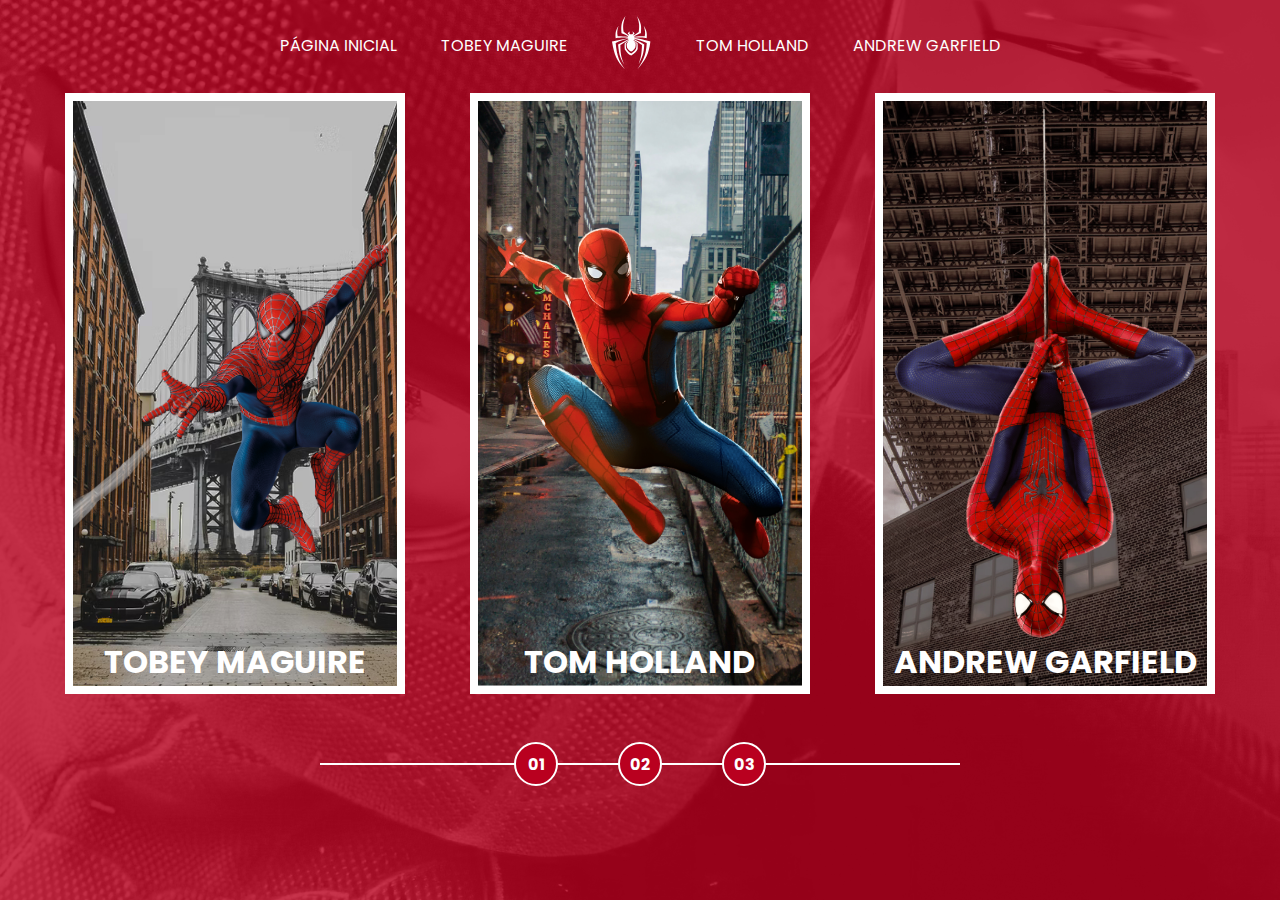
<file: index.html>
<!DOCTYPE html>
<html lang="en">
<head>
	<meta charset="UTF-8">
	<meta http-equiv="X-UA-Compatible" content="IE=edge">
	<meta name="viewport" content="width=device-width, initial-scale=1.0">
	<link rel="stylesheet" href="/assets/css/home-page.css">
	<script src="assets/scripts/card-hover-animation.js"></script>
	<title>Spider-Man | Multiversos</title>
</head>
<body>
	<nav class="s-menu">
		<ul>
			<li class="s-menu__item">
				<a href="/">Página inicial</a>
			</li>
			<li class="s-menu__item">
				<a href="/pages/tobey-maguire/spiderman1.html">Tobey Maguire</a>
			</li>
			<li class="s-menu__item s-menu__icon">
				<img src="/assets/images/icons/spider.svg" alt="Spider-Man Multiverse">
			</li>
			<li class="s-menu__item">
				<a href="/">Tom Holland</a>
			</li>
			<li class="s-menu__item">
				<a href="/">Andrew Garfield</a>
			</li>
		</ul>
	</nav>
	<div class="s-container">
		<a href="pages/tobey-maguire/spiderman1.html" class="s-card" id="spider-man-01">
			<img class="s-card__background" src="assets/images/pic-sm-bg-01.jpg" alt="">
			<img class="s-card__image" src="assets/images/spider-man-01.png" alt="Tobey Maguire">
			<h2 class="s-card__title">Tobey Maguire</h2>
		</a>
		<a href="#" class="s-card" id="spider-man-02">
			<img class="s-card__background" src="assets/images/pic-sm-bg-02.jpg" alt="">
			<img class="s-card__image" src="assets/images/spider-man-02.png" alt="Tom Holland">
			<h2 class="s-card__title">Tom Holland</h2>
		</a>
		<a href="#" class="s-card" id="spider-man-03">
			<img class="s-card__background" src="assets/images/pic-sm-bg-03.jpg" alt="">
			<img class="s-card__image" src="assets/images/spider-man-03.png" alt="Andrew Garfield">
			<h2 class="s-card__title">Andrew Garfield</h2>
		</a>
	</div>
	<div class="s-controller">
		<div class="s-controller__button">
			01
		</div>
		<div class="s-controller__button">
			02
		</div>
		<div class="s-controller__button">
			03
		</div>
		<div class="s-controller__line"></div>
	</div>
</body>
</html>
</file>
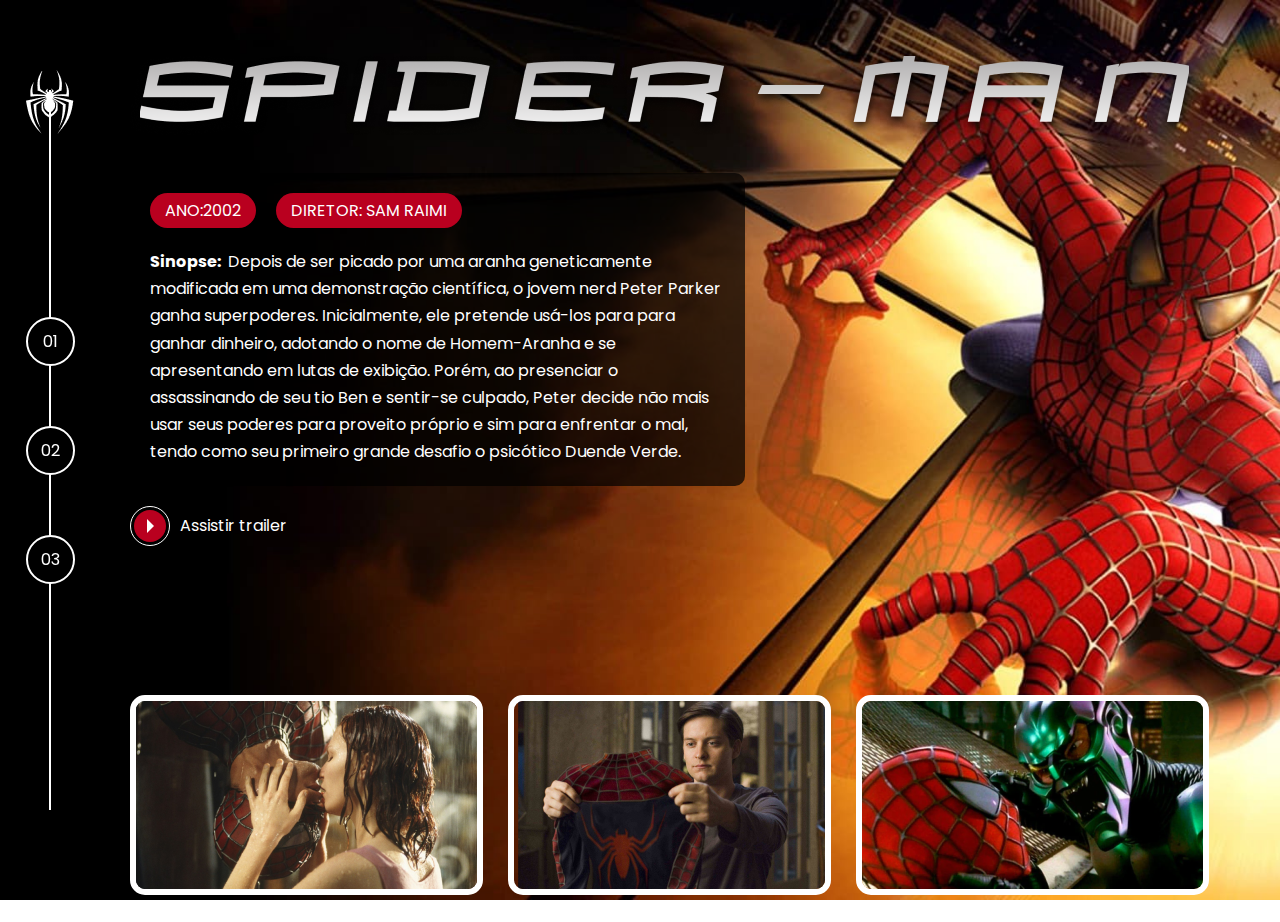
<file: pages/tobey-maguire/spiderman1.html>
<!DOCTYPE html>
<html lang="en">
<head>
  <meta charset="UTF-8">
  <meta http-equiv="X-UA-Compatible" content="IE=edge">
  <meta name="viewport" content="width=device-width, initial-scale=1.0">
  <link rel="stylesheet" href="https://cdn.jsdelivr.net/npm/@fancyapps/ui@4.0/dist/fancybox.css"/>
  <link rel="stylesheet" href="/assets/css/internal.css">
  <title>Spider-Man | Multiversos</title>
</head>
<body>
  <div class="s-wrapper">
    <div class="s-left-column">
      <nav class="navigator">
        <div class="navigator__icon">
          <a href="/index.html">
            <img src="/assets/images/icons/spiderman1.png" alt="">
          </a>
        </div>
        <ul>
          <li><a href="/pages/tobey-maguire/spiderman1.html">01</a></li>
          <li><a href="/pages/tobey-maguire/spiderman2.html">02</a></li>
          <li><a href="/pages/tobey-maguire/spiderman3.html">03</a></li>
        </ul>
      </nav>
    </div>
    <div class="s-main-content s-spiderman-01-01">
      <div class="s-main-content__top">
        <div class="s-logo">
          <img src="/assets/images/spiderman-tobey/movie-01/logo.png" alt="SpiderMan(2002)" title="SpiderMan(2002)">
        </div>
        <div class="s-description">
          <div class="pills">
            <ul>
              <li>Ano:2002</li>
              <li>Diretor: Sam Raimi</li>
            </ul>
          </div>
          <div class="s-description__text">
            <p><strong>Sinopse: </strong>&nbsp;Depois de ser picado por uma aranha geneticamente modificada em uma
              demonstração científica, o jovem nerd Peter Parker ganha superpoderes. Inicialmente, ele pretende usá-los
              para para ganhar dinheiro, adotando o nome de Homem-Aranha e se apresentando em lutas de exibição. Porém,
              ao presenciar o assassinando de seu tio Ben e sentir-se culpado, Peter decide não mais usar seus poderes
              para proveito próprio e sim para enfrentar o mal, tendo como seu primeiro grande desafio o psicótico
              Duende Verde.</p>
          </div>
        </div>
        <div class="s-links">
          <ul>
            <li>
              <a href="https://www.youtube.com/watch?v=TYMMOjBUPMM" class="link-button" target="_blank">
                <span class="icon">
                  <div class="play-icon">&nbsp;</div>
                </span>
                <span class="label">
                  Assistir trailer
                </span>
              </a>
            </li>
          </ul>
        </div>
      </div>
      <div class="s-main-content-bottom">
        <div class="gallery">
          <ul>
            <li><a data-fancybox href="../../assets/images/spiderman-tobey/movie-01/gallery/image-01-full.jpg"><img src="/assets/images/spiderman-tobey/movie-01/gallery/image-01.png" alt=""></a></li>
            <li><a data-fancybox href="../../assets/images/spiderman-tobey/movie-01/gallery/image-02-full.jpg"><img src="/assets/images/spiderman-tobey/movie-01/gallery/image-02.png" alt=""></a></li>
            <li><a data-fancybox href="../../assets/images/spiderman-tobey/movie-01/gallery/image-03-full.jpg"><img src="/assets/images/spiderman-tobey/movie-01/gallery/image-03.png" alt=""></a></li>
          </ul>
        </div>
      </div>
    </div>
  </div>

  <script src="https://cdn.jsdelivr.net/npm/@fancyapps/ui@4.0/dist/fancybox.umd.js"></script>
</body>
</html>
</file>
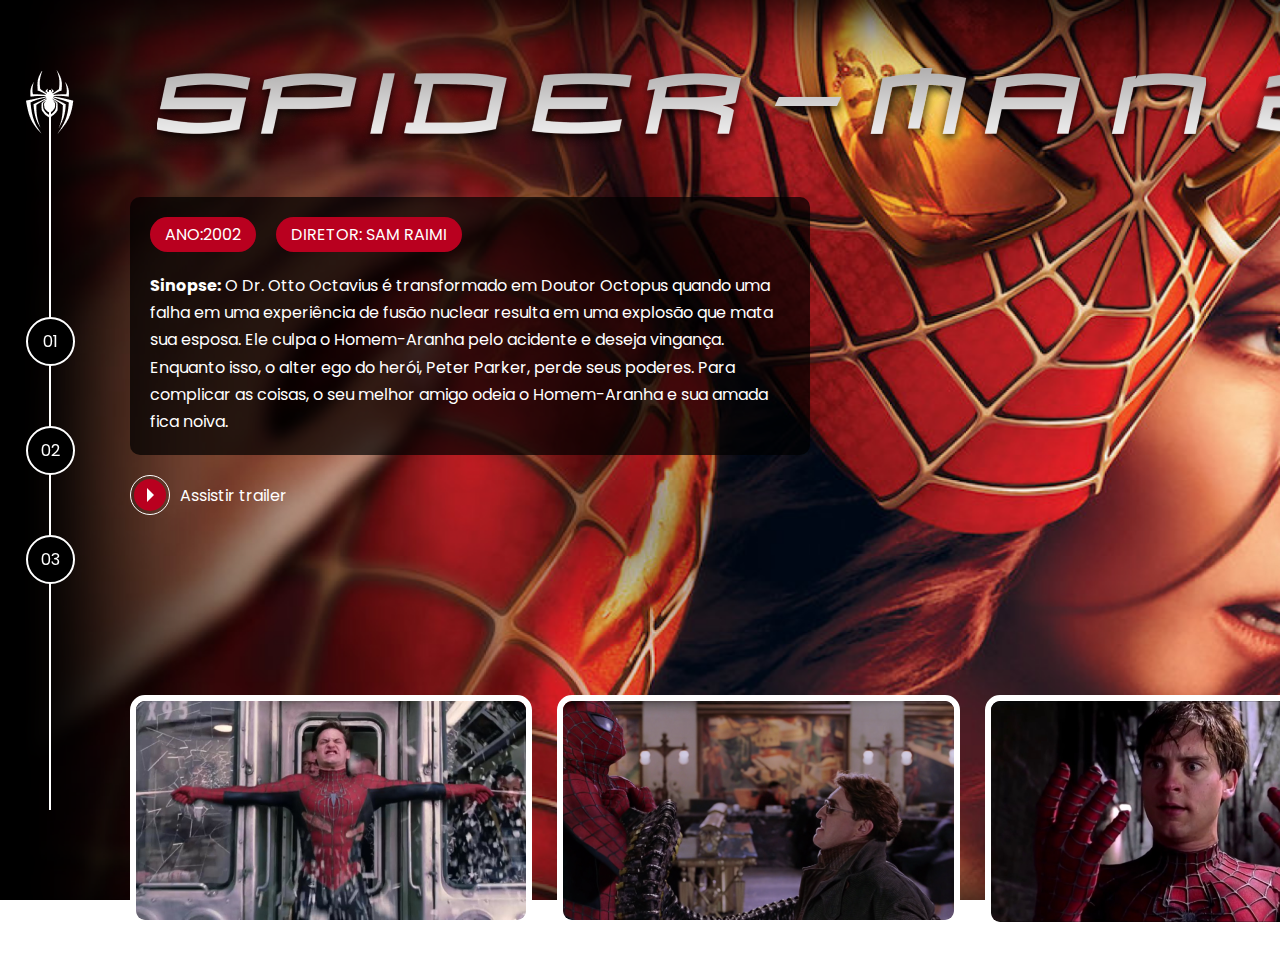
<file: pages/tobey-maguire/spiderman2.html>
<!DOCTYPE html>
<html lang="en">
 <head>
  <meta charset="UTF-8" />
  <meta http-equiv="X-UA-Compatible" content="IE=edge" />
  <meta name="viewport" content="width=device-width, initial-scale=1.0" />
  <link
   rel="stylesheet"
   href="https://cdn.jsdelivr.net/npm/@fancyapps/ui@4.0/dist/fancybox.css"
  />
  <link rel="stylesheet" href="/assets/css/internal.css" />
  <title>Spider-Man | Multiversos</title>
 </head>
 <body>
  <div class="s-wrapper">
   <div class="s-left-column">
    <nav class="navigator">
     <div class="navigator__icon">
      <a href="/index.html">
       <img src="/assets/images/icons/spiderman1.png" alt="" />
      </a>
     </div>
     <ul>
      <li><a href="/pages/tobey-maguire/spiderman1.html">01</a></li>
      <li><a href="/pages/tobey-maguire/spiderman2.html">02</a></li>
      <li><a href="/pages/tobey-maguire/spiderman3.html">03</a></li>
     </ul>
    </nav>
   </div>
   <div class="s-main-content s-spiderman-01-02">
    <div class="s-main-content__top">
     <div class="s-logo">
      <img
       src="/assets/images/spiderman-tobey/movie-02/logo.png"
       alt="SpiderMan(2002)"
       title="SpiderMan(2002)"
      />
     </div>
     <div class="s-description">
      <div class="pills">
       <ul>
        <li>Ano:2002</li>
        <li>Diretor: Sam Raimi</li>
       </ul>
      </div>
      <div class="s-description__text">
       <p>
        <strong>Sinopse:</strong>&nbsp;O Dr. Otto Octavius é transformado em
        Doutor Octopus quando uma falha em uma experiência de fusão nuclear
        resulta em uma explosão que mata sua esposa. Ele culpa o Homem-Aranha
        pelo acidente e deseja vingança. Enquanto isso, o alter ego do herói,
        Peter Parker, perde seus poderes. Para complicar as coisas, o seu melhor
        amigo odeia o Homem-Aranha e sua amada fica noiva.
       </p>
      </div>
     </div>
     <div class="s-links">
      <ul>
       <li>
        <a
         href="https://www.youtube.com/watch?v=TYMMOjBUPMM"
         class="link-button"
         target="_blank"
        >
         <span class="icon">
          <div class="play-icon">&nbsp;</div>
         </span>
         <span class="label"> Assistir trailer </span>
        </a>
       </li>
      </ul>
     </div>
    </div>
    <div class="s-main-content-bottom">
     <div class="gallery">
      <ul>
       <li>
        <a
         data-fancybox
         href="../../assets/images/spiderman-tobey/movie-02/gallery/image-01-full.jpg"
         ><img
          src="/assets/images/spiderman-tobey/movie-02/gallery/image-01.png"
          alt=""
        /></a>
       </li>
       <li>
        <a
         data-fancybox
         href="../../assets/images/spiderman-tobey/movie-02/gallery/image-02-full.jpg"
         ><img
          src="/assets/images/spiderman-tobey/movie-02/gallery/image-02.png"
          alt=""
        /></a>
       </li>
       <li>
        <a
         data-fancybox
         href="../../assets/images/spiderman-tobey/movie-02/gallery/image-03-full.jpg"
         ><img
          src="/assets/images/spiderman-tobey/movie-02/gallery/image-03.png"
          alt=""
        /></a>
       </li>
      </ul>
     </div>
    </div>
   </div>
  </div>

  <script src="https://cdn.jsdelivr.net/npm/@fancyapps/ui@4.0/dist/fancybox.umd.js"></script>
 </body>
</html>
</file>
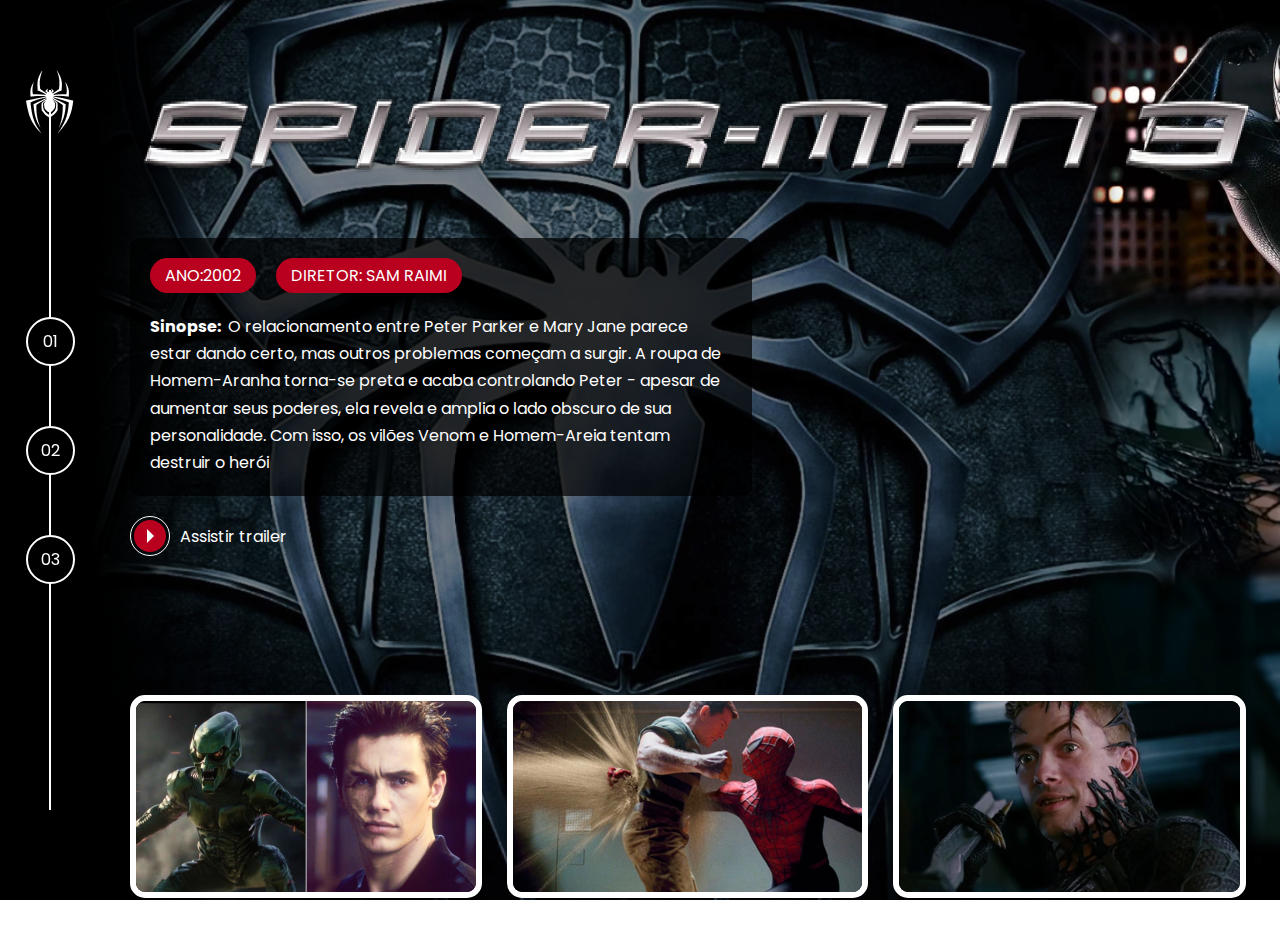
<file: pages/tobey-maguire/spiderman3.html>
<!DOCTYPE html>
<html lang="en">
 <head>
  <meta charset="UTF-8" />
  <meta http-equiv="X-UA-Compatible" content="IE=edge" />
  <meta name="viewport" content="width=device-width, initial-scale=1.0" />
  <link
   rel="stylesheet"
   href="https://cdn.jsdelivr.net/npm/@fancyapps/ui@4.0/dist/fancybox.css"
  />
  <link rel="stylesheet" href="/assets/css/internal.css" />
  <title>Spider-Man | Multiversos</title>
 </head>
 <body>
  <div class="s-wrapper">
   <div class="s-left-column">
    <nav class="navigator">
     <div class="navigator__icon">
      <a href="/index.html">
       <img src="/assets/images/icons/spiderman1.png" alt="" />
      </a>
     </div>
     <ul>
      <li><a href="/pages/tobey-maguire/spiderman1.html">01</a></li>
      <li><a href="/pages/tobey-maguire/spiderman2.html">02</a></li>
      <li><a href="/pages/tobey-maguire/spiderman3.html">03</a></li>
     </ul>
    </nav>
   </div>
   <div class="s-main-content s-spiderman-01-03">
    <div class="s-main-content__top">
     <div class="s-logo">
      <img
       src="/assets/images/spiderman-tobey/movie-03/logo.png"
       alt="SpiderMan(2002)"
       title="SpiderMan(2002)"
      />
     </div>
     <div class="s-description">
      <div class="pills">
       <ul>
        <li>Ano:2002</li>
        <li>Diretor: Sam Raimi</li>
       </ul>
      </div>
      <div class="s-description__text">
       <p>
        <strong>Sinopse: </strong>&nbsp;O relacionamento entre Peter Parker e
        Mary Jane parece estar dando certo, mas outros problemas começam a
        surgir. A roupa de Homem-Aranha torna-se preta e acaba controlando Peter
        - apesar de aumentar seus poderes, ela revela e amplia o lado obscuro de
        sua personalidade. Com isso, os vilões Venom e Homem-Areia tentam
        destruir o herói
       </p>
      </div>
     </div>
     <div class="s-links">
      <ul>
       <li>
        <a
         href="https://www.youtube.com/watch?v=TYMMOjBUPMM"
         class="link-button"
         target="_blank"
        >
         <span class="icon">
          <div class="play-icon">&nbsp;</div>
         </span>
         <span class="label"> Assistir trailer </span>
        </a>
       </li>
      </ul>
     </div>
    </div>
    <div class="s-main-content-bottom">
     <div class="gallery">
      <ul>
       <li>
        <a
         data-fancybox
         href="../../assets/images/spiderman-tobey/movie-03/gallery/image-01-full.jpg"
         ><img
          src="/assets/images/spiderman-tobey/movie-03/gallery/image-01.png"
          alt=""
        /></a>
       </li>
       <li>
        <a
         data-fancybox
         href="../../assets/images/spiderman-tobey/movie-03/gallery/image-02-full.jpg"
         ><img
          src="/assets/images/spiderman-tobey/movie-03/gallery/image-02.png"
          alt=""
        /></a>
       </li>
       <li>
        <a
         data-fancybox
         href="../../assets/images/spiderman-tobey/movie-03/gallery/image-03-full.jpg"
         ><img
          src="/assets/images/spiderman-tobey/movie-03/gallery/image-03.png"
          alt=""
        /></a>
       </li>
      </ul>
     </div>
    </div>
   </div>
  </div>

  <script src="https://cdn.jsdelivr.net/npm/@fancyapps/ui@4.0/dist/fancybox.umd.js"></script>
 </body>
</html>
</file>
<file: assets/css/home-page.css>
@import url(/assets/css/reset.css);
@import url(/assets/css/global.css);

body {
	background-color: var(--primary-color);
}

body::before {
	content: "";
	background-image: url(/assets/images/spider-man-background.jpg);
	background-repeat: no-repeat;
	background-position: center;
	background-size: cover;
	width: 100%;
	height: 100%;
	position: absolute;
	opacity: 0.2;
  transition: background-image 1s ease-in-out, opacity 1s ease-in-out;
}

.s-menu {
	padding: 1rem 0;
	width: 100%;
	text-align: center;
	position: relative;
}

.s-menu__item {
	display: inline-block;
	text-transform: uppercase;
	margin: 0 1.25rem;
}

.s-menu__icon {
	width: 2.5rem;
	margin: 0 1.25rem;
	vertical-align: middle;
}

.s-container {
	position: relative;
	display: flex;
	align-items: center;
	justify-content: space-evenly;
}

.s-card {
	border: 0.5rem solid white;
	width: calc(100% / 3 - 8%);
	height: 65vh;
	position: relative;
  transition: filter .5s ease-in-out;
}

.s-card__background {
	width: 100%;
	height: 100%;
	object-fit: cover;
	position: absolute;
	opacity: 1;
	transition: opacity 1s ease-in-out;
}

.s-card__image {
	width: 100%;
	height: 100%;
	object-fit: contain;
	position: relative;
	transition: 1s ease-in-out;
}

.s-card__title {
	font-size: 2rem;
	text-transform: uppercase;
	text-align: center;
	position: absolute;
	width: 100%;
	bottom: 0;
  transition: bottom 1s ease-in-out;
}

.s-controller {
	position: relative;
	display: flex;
	justify-content: center;
	align-items: center;
	margin-top: 3rem;
}

.s-controller__button {
	display: flex;
	align-items: center;
	justify-content: center;
	width: 2.5rem;
	height: 2.5rem;
	border: 0.125rem solid white;
	border-radius: 50%;
	background-color: var(--primary-color);
	text-align: center;
	font-size: 1rem;
	font-weight: bold;
	cursor: pointer;
	z-index: 1;
	transition: transform 0.3s ease-in-out;
}

.s-controller__button:hover {
	transform: scale(1.1);
}

.s-controller__button:nth-child(2) {
	margin: 0 3.75rem;
}

.s-controller__line {
	background-color: white;
	width: 50%;
	height: 0.125rem;
	position: absolute;
}

/* Hover Animation */

.s-card--hovered .s-card__background {
	cursor: pointer;
	opacity: 0;
}

.s-card--hovered .s-card__image {
	transform: scale(1.4);
  filter: drop-shadow(30px 10px 4px rgba(0, 0, 0, .5));
}

body#spider-man-01--hovered::before {
  background-image: url(/assets/images/pic-sm-bg-01.jpg);
}

body#spider-man-02--hovered::before {
  background-image: url(/assets/images/pic-sm-bg-02.jpg);
}

body#spider-man-03--hovered::before {
  background-image: url(/assets/images/pic-sm-bg-03.jpg);
}

body[id^="spider-man-"]::before {
  opacity: 1;
}

body[id^="spider-man-"] .s-card:not(.s-card--hovered) {
  filter: grayscale(100%);
}

.s-card--hovered .s-card__title {
  bottom: 50%;
}
</file>
<file: assets/css/internal.css>
@import url(reset.css);
@import url(global.css);
@import url(components/_navigator.css);
@import url(components/_pills.css);
@import url(components/_link-button.css);
@import url(components/_gallery.css);

.s-wrapper {
  display: flex;
  height: 100vh;
  flex-flow: row nowrap;
}

.s-wrapper .s-left-column {
  width: 100px;
  height: 100%;
  display: flex;
  justify-content: center;
  align-items: center;
  position: fixed;
  padding-right: 50px;
  left: 0;
  top: 0;
  z-index: 1;
}

.s-wrapper .s-main-content {
  height: 100%;
  width: 100%;
  background-color: gray;
  padding-left: 130px;
}

.s-wrapper .s-main-content__top {
  height: 75vh;
  display: flex;
  flex-direction: column;
  justify-content: flex-start;
}

.s-wrapper .s-main-content__bottom {
  height: 25vh;
  display: flex;
  flex-direction: column;
  justify-content: flex-end;
}

.s-wrapper .s-main-content .s-logo img {
  margin-top: 50px;
  margin-left: 0;
  margin-bottom: 30px;
}

.s-wrapper .s-main-content__top .s-description {
  background-color: rgba(0, 0, 0, .7);
  max-width: 50%;
  padding: 20px;
  border-radius: 10px;
}

.s-wrapper .s-main-content__top .s-description .s-description__text p {
  color: white;
  line-height: 170%;
}

.s-wrapper .s-main-content__top .s-description .pills {
  margin-bottom: 20px;
}

.s-wrapper .s-main-content .s-links {
  padding: 20px;
  padding-left: 0;
}

.s-wrapper .s-main-content .s-links ul {
  display: flex;
  flex-direction: row;
}

.s-spiderman-01-01 {
  background-image: url(/assets/images/spiderman-tobey/movie-01/background.png);
  background-size: cover;
}

.s-spiderman-01-02 {
  background-image: url(/assets/images/spiderman-tobey/movie-02/background.png);
  background-size: cover;
}

.s-spiderman-01-03 {
  background-image: url(/assets/images/spiderman-tobey/movie-03/background.png);
  background-size: cover;
}
</file>
